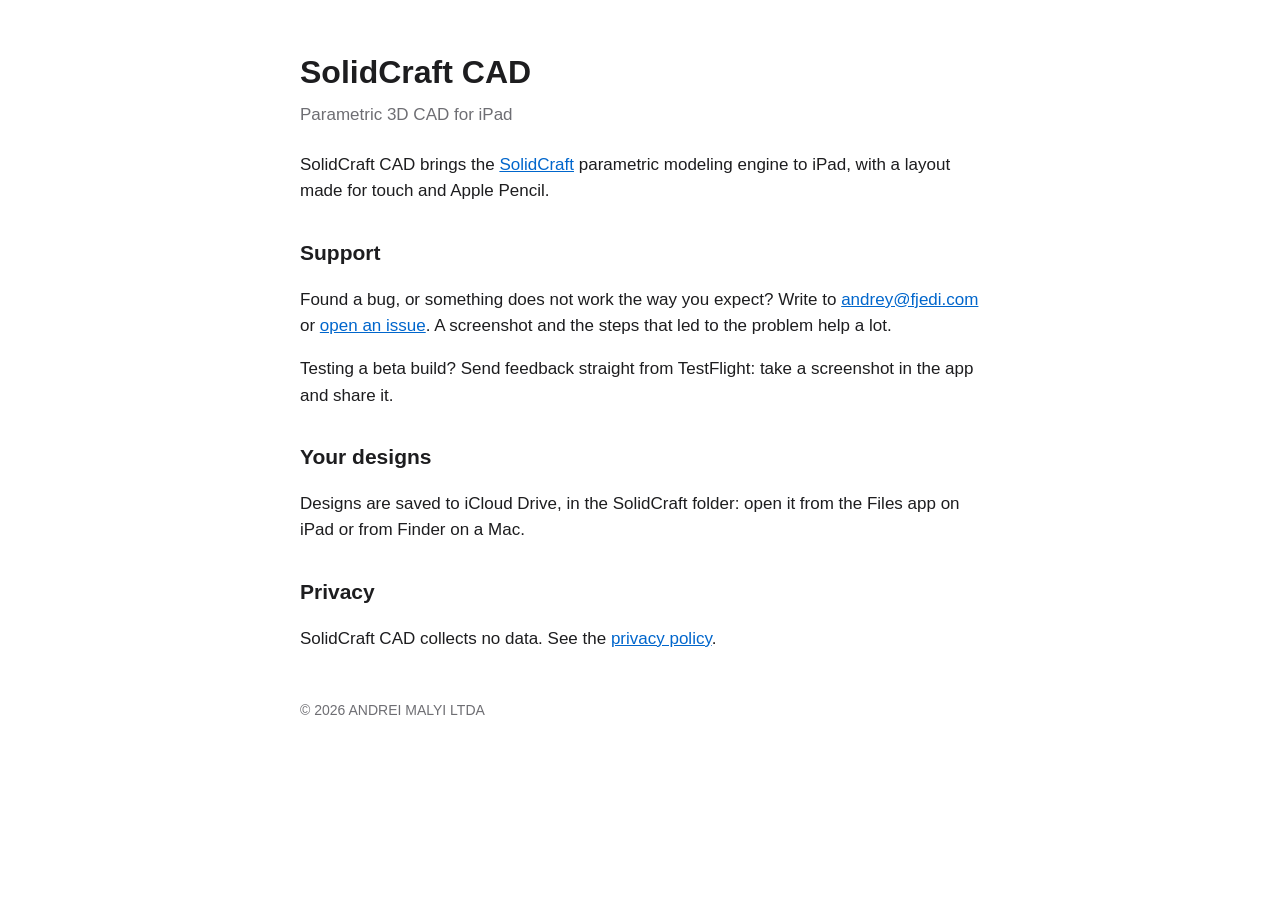
<file: index.html>
<!doctype html>
<html lang="en">
<head>
<meta charset="utf-8">
<meta name="viewport" content="width=device-width, initial-scale=1">
<title>SolidCraft CAD Support</title>
<link rel="stylesheet" href="style.css">
</head>
<body>
<main>
<h1>SolidCraft CAD</h1>
<p class="sub">Parametric 3D CAD for iPad</p>
<p>SolidCraft CAD brings the <a href="https://github.com/tangency-labs/solidcraft">SolidCraft</a> parametric modeling engine to iPad, with a layout made for touch and Apple Pencil.</p>

<h2>Support</h2>
<p>Found a bug, or something does not work the way you expect? Write to <a href="mailto:andrey@fjedi.com?subject=SolidCraft%20CAD">andrey@fjedi.com</a> or <a href="https://github.com/openmcad/solidcraft-cad/issues">open an issue</a>. A screenshot and the steps that led to the problem help a lot.</p>
<p>Testing a beta build? Send feedback straight from TestFlight: take a screenshot in the app and share it.</p>

<h2>Your designs</h2>
<p>Designs are saved to iCloud Drive, in the SolidCraft folder: open it from the Files app on iPad or from Finder on a Mac.</p>

<h2>Privacy</h2>
<p>SolidCraft CAD collects no data. See the <a href="privacy.html">privacy policy</a>.</p>

<footer>© 2026 ANDREI MALYI LTDA</footer>
</main>
</body>
</html>
</file>
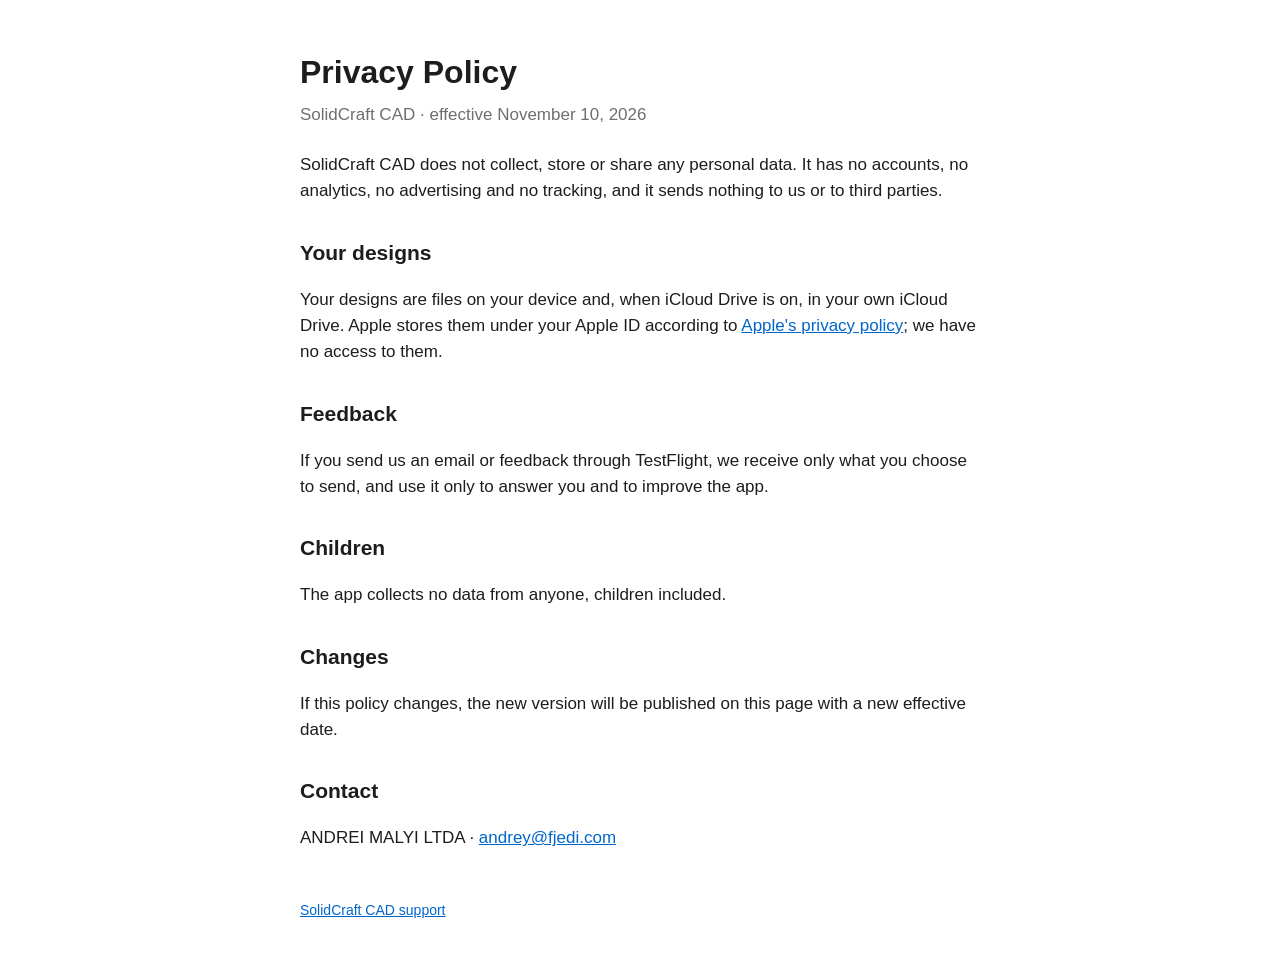
<file: privacy.html>
<!doctype html>
<html lang="en">
<head>
<meta charset="utf-8">
<meta name="viewport" content="width=device-width, initial-scale=1">
<title>SolidCraft CAD Privacy</title>
<link rel="stylesheet" href="style.css">
</head>
<body>
<main>
<h1>Privacy Policy</h1>
<p class="sub">SolidCraft CAD · effective November 10, 2026</p>

<p>SolidCraft CAD does not collect, store or share any personal data. It has no accounts, no analytics, no advertising and no tracking, and it sends nothing to us or to third parties.</p>

<h2>Your designs</h2>
<p>Your designs are files on your device and, when iCloud Drive is on, in your own iCloud Drive. Apple stores them under your Apple ID according to <a href="https://www.apple.com/legal/privacy/">Apple's privacy policy</a>; we have no access to them.</p>

<h2>Feedback</h2>
<p>If you send us an email or feedback through TestFlight, we receive only what you choose to send, and use it only to answer you and to improve the app.</p>

<h2>Children</h2>
<p>The app collects no data from anyone, children included.</p>

<h2>Changes</h2>
<p>If this policy changes, the new version will be published on this page with a new effective date.</p>

<h2>Contact</h2>
<p>ANDREI MALYI LTDA · <a href="mailto:andrey@fjedi.com?subject=SolidCraft%20CAD%20privacy">andrey@fjedi.com</a></p>

<footer><a href="./">SolidCraft CAD support</a></footer>
</main>
</body>
</html>
</file>
<file: style.css>
:root { --bg: #ffffff; --fg: #1d1d1f; --muted: #6e6e73; --link: #0066cc; }
@media (prefers-color-scheme: dark) { :root { --bg: #000000; --fg: #f5f5f7; --muted: #a1a1a6; --link: #2997ff; } }
body { background: var(--bg); color: var(--fg); font: 17px/1.55 -apple-system, BlinkMacSystemFont, "Segoe UI", sans-serif; margin: 0; }
main { max-width: 680px; margin: 0 auto; padding: 48px 16px; }
h1 { font-size: 32px; margin: 0 0 4px; }
h2 { font-size: 21px; margin-top: 32px; }
.sub { color: var(--muted); margin: 0 0 24px; }
a { color: var(--link); }
footer { color: var(--muted); font-size: 14px; margin-top: 48px; }
</file>
